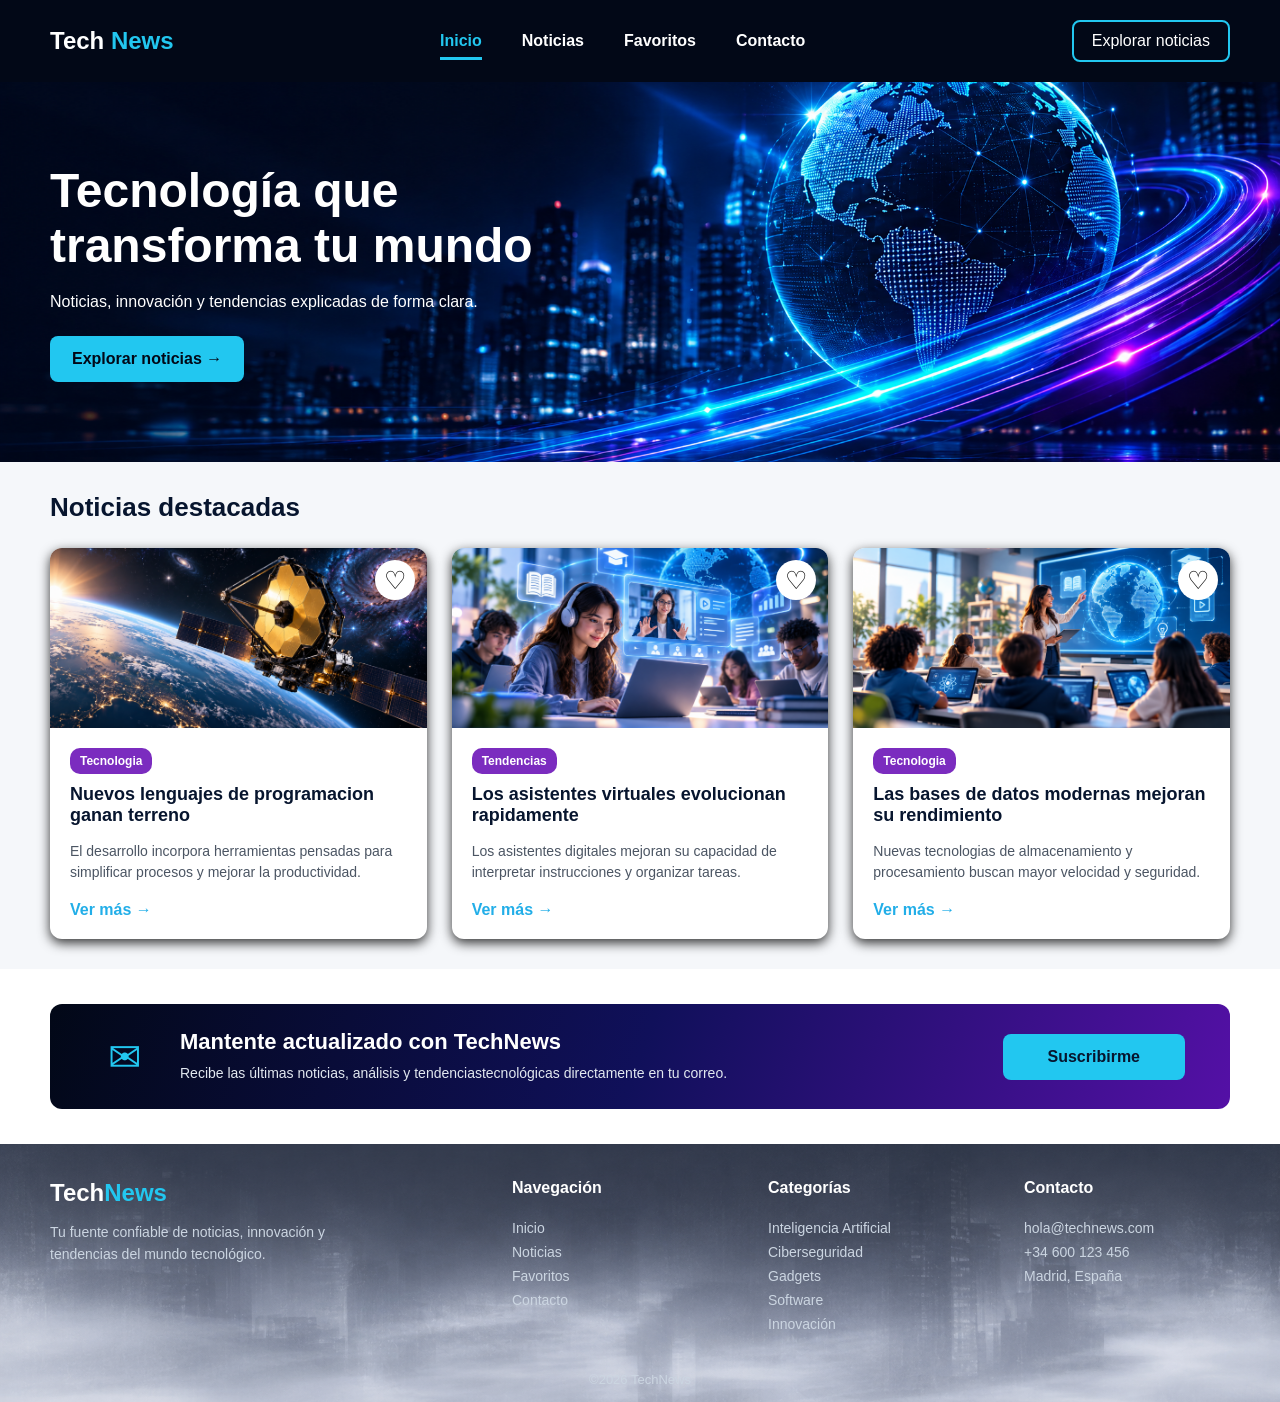
<file: index.html>
<!DOCTYPE html>
<html lang="es">
<head>
    <meta charset="UTF-8">
    <meta name="viewport" content="width=device-width, initial-scale=1.0">
    <title>TechNews</title>
    <link rel="stylesheet" href="CSS/styles.css">
    <script src="JS/app.js" defer></script>
</head>
<body>
    <header class="header">
        <div class="logo">
            Tech <span>News</span>
        </div>

        <nav>
            <ul>
                <li> <a href="#" class="active">Inicio</a> </li>
                <li> <a href="noticias.html">Noticias</a></li>
                <li> <a href="favoritos.html">Favoritos</a></li>
                <li> <a href="contacto.html">Contacto</a> </li>
            </ul>
        </nav>

        <a href="noticias.html" class="explore-button">Explorar noticias</a>
    </header>

    <main>

            <section class="hero">

                <div class="hero-content">
                    <h1>Tecnología que transforma tu mundo</h1>
                    <p>Noticias, innovación y tendencias explicadas de forma clara.</p>
                    <a href="noticias.html" class="hero-button">Explorar noticias →</a>

                </div>

                
            </section>

            <section class="featured-news">
                <h2>Noticias destacadas</h2>

                <div class="news-container" id="news-container">
                    
                </div>
            </section>

            <section class="newsletter">
                <div class="newsletter-content">
                    
                    <div class="newsletter-icon">
                        ✉
                    </div>

                    <div class="newsletter-text">
                        <h2>Mantente actualizado con TechNews</h2>
                        <p>Recibe las últimas noticias, análisis y tendenciastecnológicas directamente en tu correo.</p>
                    </div>
                </div>
                 <a href="#" class="newsletter-button">Suscribirme</a>
            </section>
    </main>

    <footer class="footer">
        <div class="footer-content">
            <div class="footer-brand">
                <div class="footer-logo">
                    Tech<span>News</span>
                </div>
                <p >
                Tu fuente confiable de noticias, innovación y tendencias del mundo tecnológico.
                </p>
            </div>

            <div class="footer-column">

                <h3>Navegación</h3>


                <a href="index.html">Inicio</a>
                <a href="noticias.html">Noticias</a>
                <a href="favoritos.html">Favoritos</a>
                <a href="contacto.html">Contacto</a>

            </div>

            <div class="footer-column">

                <h3>Categorías</h3>

                <a href="#">Inteligencia Artificial</a>
                <a href="#">Ciberseguridad</a>
                <a href="#">Gadgets</a>
                <a href="#">Software</a>
                <a href="#">Innovación</a>

            </div>

            <div class="footer-column">

                <h3>Contacto</h3>

                <p>hola@technews.com</p>
                <p>+34 600 123 456</p>
                <p>Madrid, España</p>

            </div>
        </div>

        <div class="footer-bottom">
            ©2026 TechNews
        </div>

    </footer>
</body>
</html>
</file>
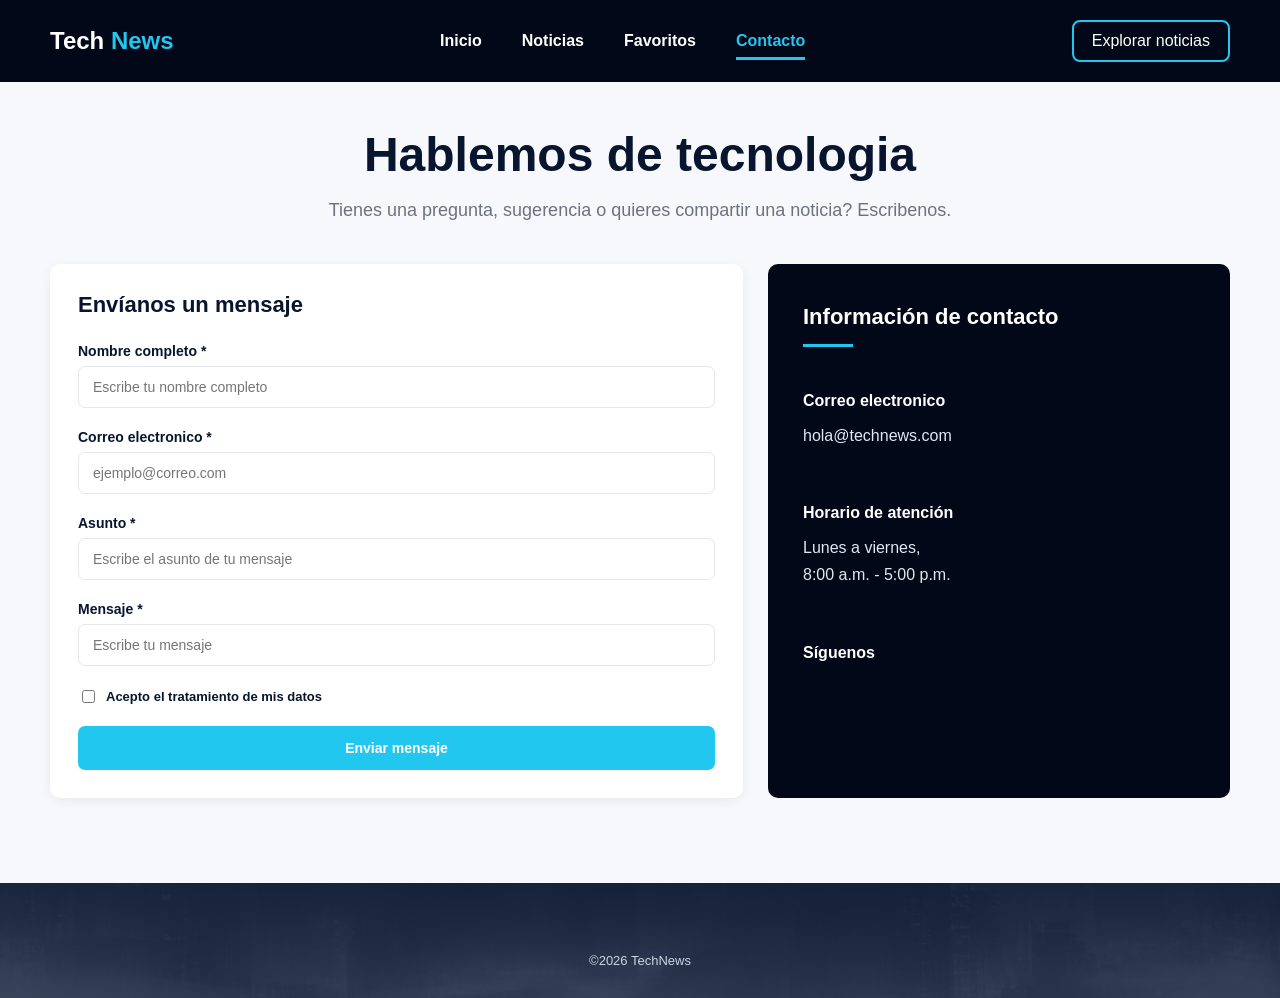
<file: contacto.html>
<!DOCTYPE html>
<html lang="es">
<head>
    <meta charset="UTF-8">
    <meta name="viewport" content="width=device-width, initial-scale=1.0">
    <link rel="stylesheet" href="CSS/styles.css">
    <script src="JS/contacto.js" defer></script>
    <title>Formulario de contacto</title>
</head>
<body>
    <header class="header">
        <div class="logo">
            Tech <span>News</span>
        </div>

        <nav>
            <ul>
                <li> <a href="index.html">Inicio</a> </li>
                <li> <a href="noticias.html">Noticias</a></li>
                <li> <a href="favoritos.html">Favoritos</a></li>
                <li> <a href="#" class="active">Contacto</a> </li>
            </ul>
        </nav>

        <a href="noticias.html" class="explore-button">Explorar noticias</a>
    </header>
    <main class="contact-page">
        <section class="contact-intro">

            <h1>
               Hablemos de tecnologia
            </h1>

            <p>
                Tienes una pregunta, sugerencia o quieres compartir una noticia? Escribenos.
            </p>

        </section>

        <section class="contact-layout">

            <div class="contact-form-card">

                <h2>
                    Envíanos un mensaje
                </h2>

                <form id="contact-form">
                
                    <div class="form-group">

                        <label for="nombre">
                            Nombre completo *
                        </label>

                        <input type="text" id="nombre" placeholder="Escribe tu nombre completo">

                        <p class="error-message" id="error-nombre"></p>

                    </div>

                    <div class="form-group">

                        <label for="correo">
                            Correo electronico *
                        </label>

                        <input type="text" id="correo" placeholder="ejemplo@correo.com">

                        <p class="error-message" id="error-correo"></p>

                    </div>

                    
                    <div class="form-group">

                        <label for="asunto">
                            Asunto *
                        </label>

                        <input type="text" id="asunto" placeholder="Escribe el asunto de tu mensaje">

                        <p class="error-message" id="error-asunto"></p>

                    </div>

                    <div class="form-group">

                        <label for="mensaje">
                            Mensaje *
                        </label>

                        <input type="text" id="mensaje" placeholder="Escribe tu mensaje">

                        <p class="error-message" id="error-mensaje"></p>

                    </div>

                    <div class="form-check">

                        <input type="checkbox" id="datos">

                        <label for="datos">
                            Acepto el tratamiento de mis datos
                        </label>

                        <p class="error-message" id="error-datos"></p>
                    </div>

                    <button type="submit" class="contact-submit"> Enviar mensaje </button>

                </form>

            </div>

            <aside class="contact-info">

                <h2>
                    Información de contacto
                </h2>

                <div class="contact-info-item">

                    <h3>
                        Correo electronico
                    </h3>

                    <p>
                        hola@technews.com
                    </p>

                </div>

                <div class="contact-info-item">

                    <h3>
                        Horario de atención
                    </h3>

                    <p>
                        Lunes a viernes,
                        <br>
                        8:00 a.m. - 5:00 p.m.
                    </p>

                </div>

                <div class="contact-info-item">

                    <h3>
                        Síguenos
                    </h3>

                </div>

            </aside>

        </section>

        <p class="success-message" id="success-message"></p>
    </main>
     <footer class="contact-footer">
        <div class="footer-bottom">
            ©2026 TechNews
        </div>
    </footer>
</body>
</html>
</file>
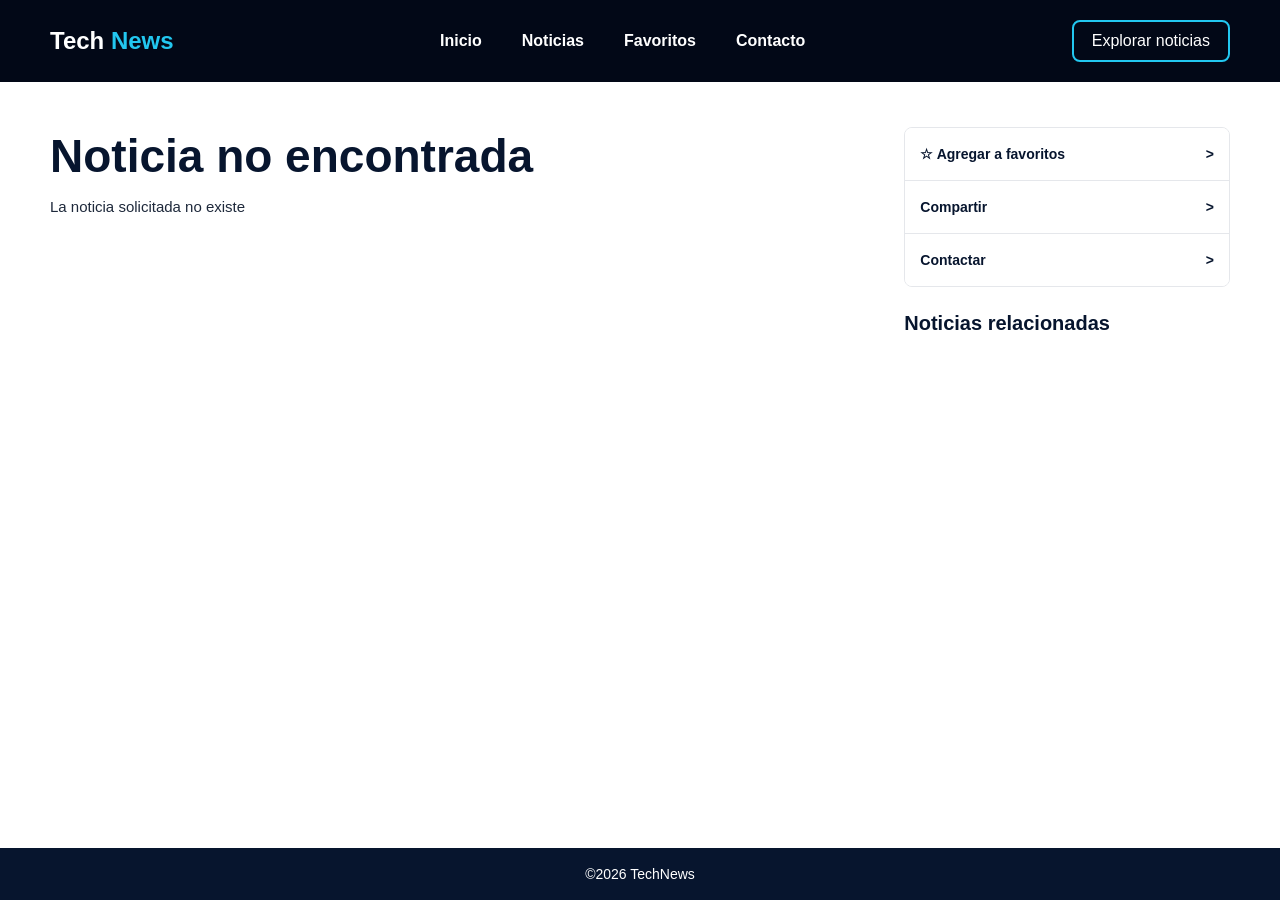
<file: detalle.html>
<!DOCTYPE html>
<html lang="en">
<head>
    <meta charset="UTF-8">
    <meta name="viewport" content="width=device-width, initial-scale=1.0">
    <title>Detalle de noticia</title>
    <link rel="stylesheet" href="CSS/styles.css">
    <script src="JS/detalle.js" defer></script>
</head>
<body>
    <header class="header">
        <div class="logo">
            Tech <span>News</span>
        </div>

        <nav>
            <ul>
                <li> <a href="index.html">Inicio</a> </li>
                <li> <a href="noticias.html">Noticias</a></li>
                <li> <a href="favoritos.html">Favoritos</a></li>
                <li> <a href="contacto.html">Contacto</a> </li>
            </ul>
        </nav>

        <a href="noticias.html" class="explore-button">Explorar noticias</a>
    </header>
    <main class="detail-page">

        <div class="detail-layout">

            <article class="article-detail" id="article-detail">

                <p class="breadcrumb">
                    Inicio / Noticias / 
                </p>
                
                <span class="detail-category">
                    
                </span>

                <div class="article-meta">

                </div>

                <img class="detail-main-image" src="">

            </article>

            <aside class="detail-sidebar">

                <div class="article-actions">
                    <button type="button">☆ Agregar a favoritos <span>></span> </button>
                    <button type="button">Compartir <span>></span> </button>
                    <button type="button">Contactar <span>></span> </button>
                </div>

                <section class="related-news">

                    <h2>Noticias relacionadas </h2>

                    <div id="related-news-container">

                    </div>
                </section>

            </aside>

        </div>

    </main>

    <footer class="footer-simple">

        <p>©2026 TechNews</p>

    </footer>
</body>
</html>
</file>
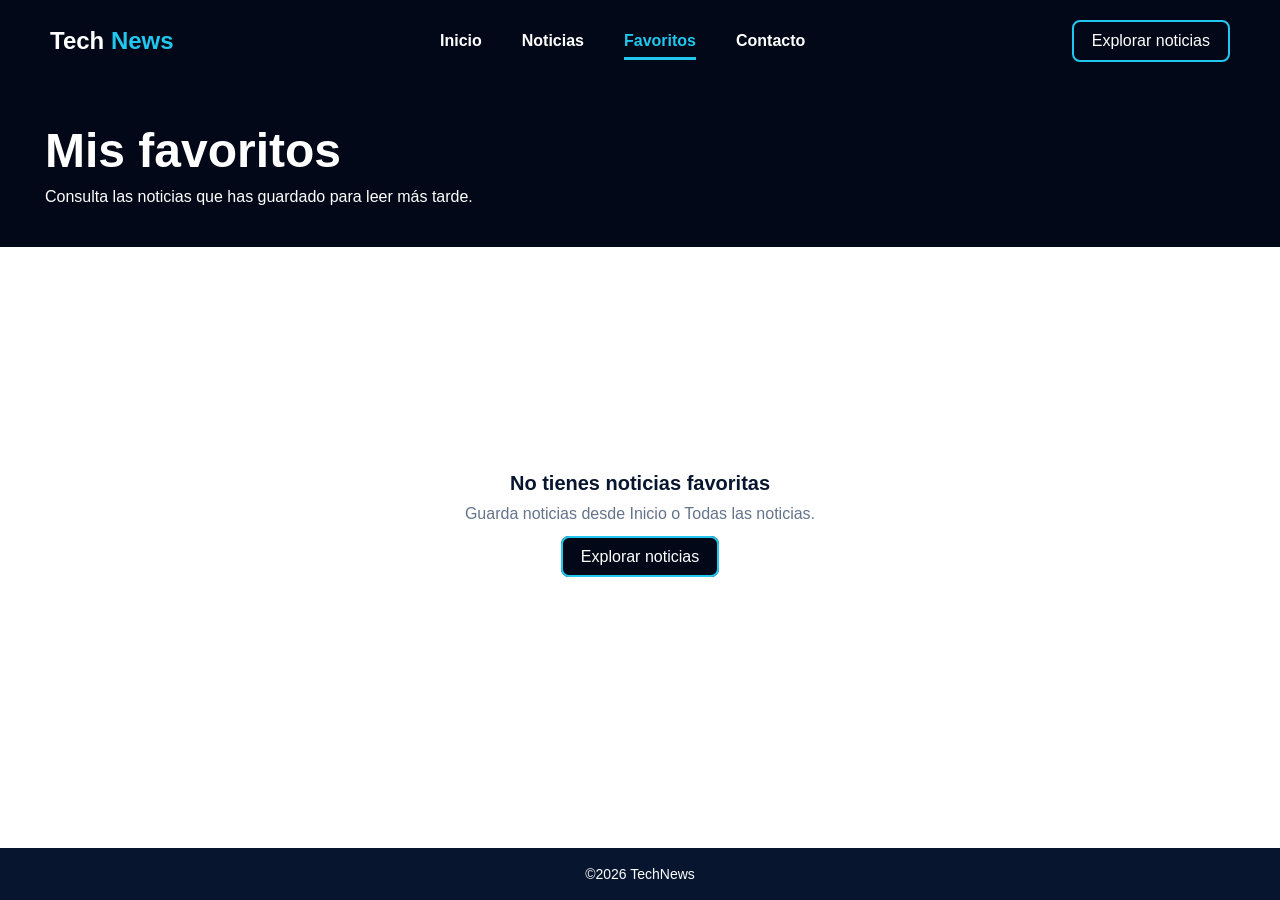
<file: favoritos.html>
<!DOCTYPE html>
<html lang="en">
<head>
    <meta charset="UTF-8">
    <meta name="viewport" content="width=device-width, initial-scale=1.0">
    <link rel="stylesheet" href="CSS/styles.css">
    <script src="JS/favoritos.js" defer></script>
    <title>Favoritos</title>
</head>
<body>
    <header class="header">
        <div class="logo">
            Tech <span>News</span>
        </div>

        <nav>
            <ul>
                <li> <a href="index.html">Inicio</a> </li>
                <li> <a href="noticias.html">Noticias</a></li>
                <li> <a href="#" class="active">Favoritos</a></li>
                <li> <a href="contacto.html">Contacto</a> </li>
            </ul>
        </nav>

        <a href="noticias.html" class="explore-button">Explorar noticias</a>
    </header>
    
    <main>

        <section class="news-hero">
            <h1>
                Mis favoritos
            </h1>

            <p>
                Consulta las noticias que has guardado para leer más tarde.
            </p>
        </section>

        <section class="all-news favorites-section">

            <div class="all-news-container" id="favorites-container">

            </div>

            <div class="favorites-empty" id="favorites-empty">

            </div>

        </section>

    </main>

    <footer class="footer-simple">

        <p>©2026 TechNews</p>
        
    </footer>
</body>
</html>
</file>
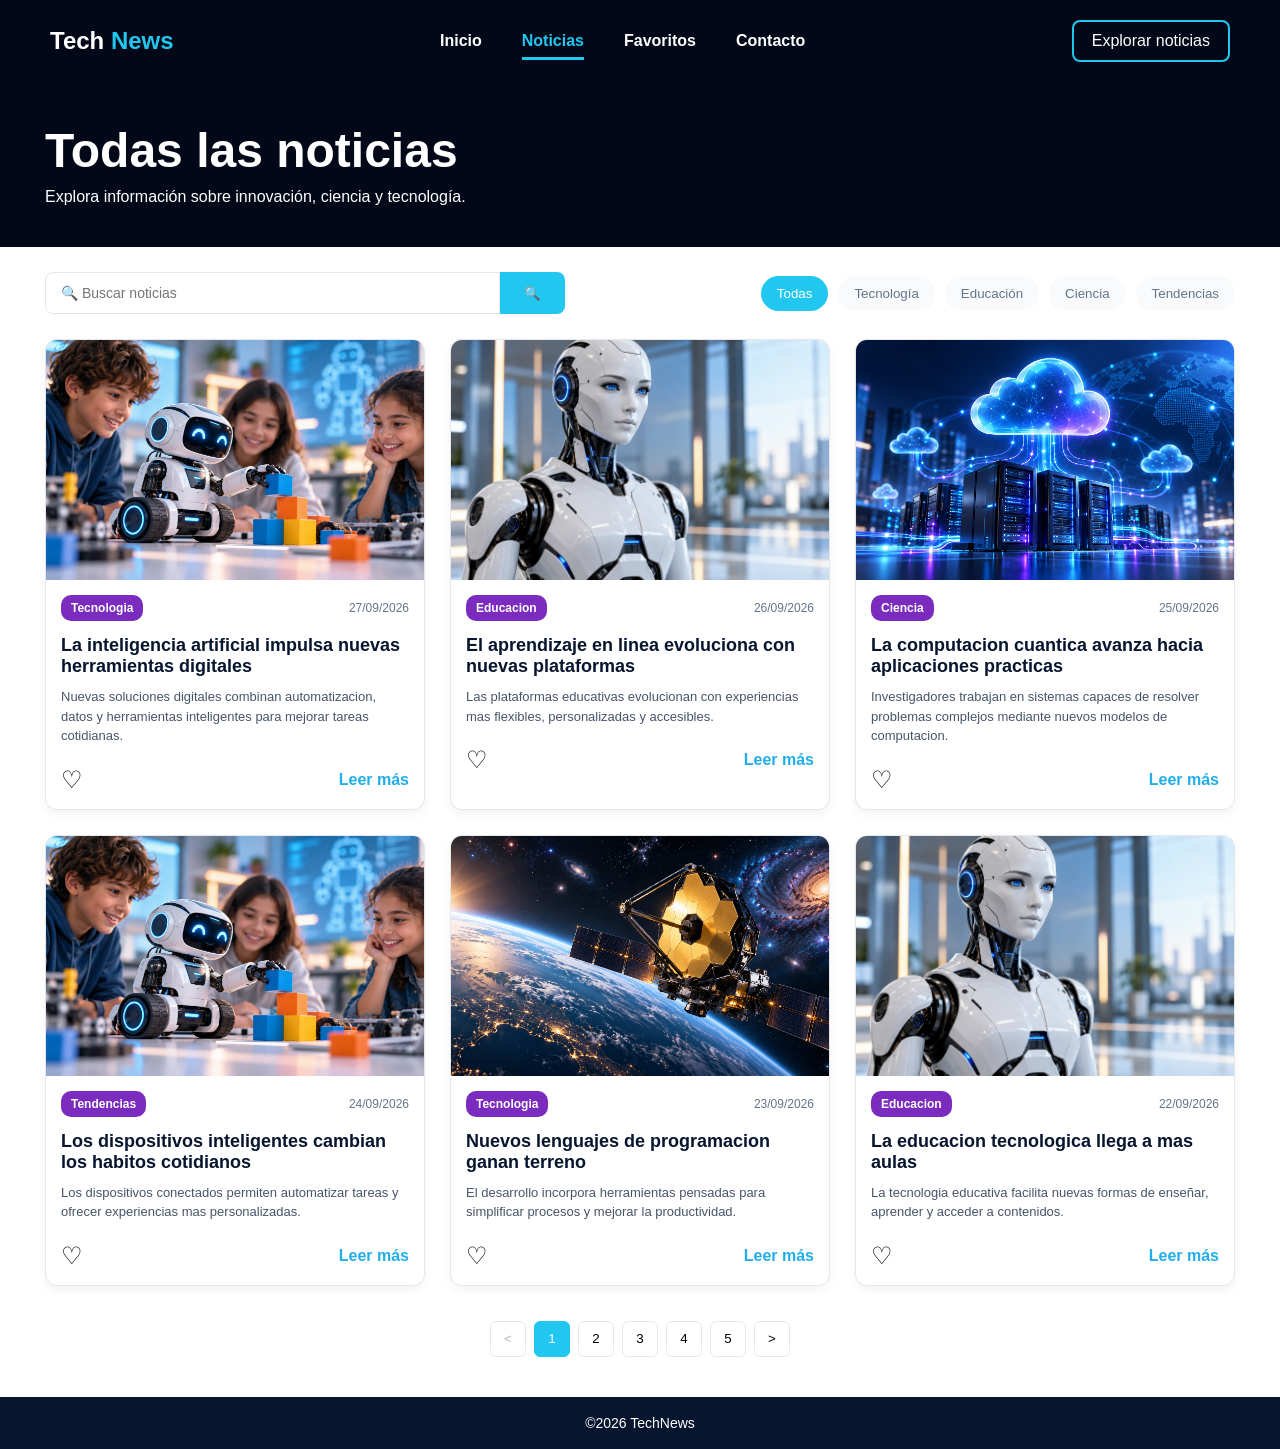
<file: noticias.html>
<!DOCTYPE html>
<html lang="es">
<head>
    <meta charset="UTF-8">
    <meta name="viewport" content="width=device-width, initial-scale=1.0">
    <title>Todas las noticias</title>
    <link rel="stylesheet" href="CSS/styles.css">
    <script src="JS/noticias.js" defer></script>
</head>
<body>
    <header class="header">
        <div class="logo">
            Tech <span>News</span>
        </div>

        <nav>
            <ul>
                <li> <a href="index.html">Inicio</a> </li>
                <li> <a href="noticias.html" class="active">Noticias</a></li>
                <li> <a href="favoritos.html">Favoritos</a></li>
                <li> <a href="contacto.html">Contacto</a> </li>
            </ul>
        </nav>

        <a href="#" class="explore-button">Explorar noticias</a>
    </header>

    <main>
            <section class="news-hero">

                <h1>
                    Todas las noticias
                </h1>

                <p>
                    Explora información sobre innovación,
                    ciencia y tecnología.
                </p>

        </section>

        <section class="all-news">

            <div class="news-tools">

                <div class="search-box">

                    <input type="text" id="search-input" placeholder="🔍 Buscar noticias">
                    <button type="button" id="search-button">🔍</button>

                </div>

                <div class="category-filters">

                    <button class="filter-button active" data-category="Todas">Todas</button>
                    <button class="filter-button" data-category="Tecnologia">Tecnología</button>
                    <button class="filter-button" data-category="Educacion">Educación</button>
                    <button class="filter-button" data-category="Ciencia">Ciencia</button>
                    <button class="filter-button" data-category="Tendencias">Tendencias</button>

                </div>

            </div>
            
            <div class="all-news-container" id="all-news-container">

            </div>

            <div class="pagination" id="pagination">

            </div>

        </section>
    </main>
    

    <footer class="footer-simple">
        <p>©2026 TechNews</p>
    </footer>

</body>

</html>
</file>
<file: CSS/styles.css>
*{
    box-sizing: border-box;
}

body{
    min-height: 100vh;
    display: flex;
    flex-direction: column;
    margin: 0;
    font-family: Arial, sans-serif;
}

main {
    flex: 1;
}
/* Header estilo */
.header{
    background-color: #020817;
    display: flex;
    justify-content: space-between;
    align-items: center;
    padding: 20px 50px;
}

/* Logo estilo */
.logo span{
    color: #22c7f0;
}

.logo{
    color: #fff;
    font-size: 24px;
    font-weight: bold;
}

/* Navigation estilos */
nav ul{
    display: flex;
    list-style: none;
    gap: 40px;

    margin: 0;
    padding: 0;
}

nav a{
    text-decoration: none;
    color: #fff;
    font-weight: bold;
    transition: color 0.3s ease;
}

nav a:hover{
    color: #22c7f0;
}

nav a.active{
    color: #22c7f0;
    border-bottom: 3px solid #22c7f0;
    padding-bottom: 8px;
}

/* explore-button Styles */
.explore-button{
    color: white;
    text-decoration: none;
    border: 2px solid #22c7f0;
    border-radius: 8px;
    padding: 10px 18px;
    transition: background-color 0.3s;
}

.explore-button:hover{
    background-color: #22c7f0;
    color: #020817;
}

/* Main Section estilos*/
.hero{
    background: url('../img/Background-hero.png');
    background-size: cover;
    background-position: center;
    min-height: 380px;
    display: flex;
    align-items: center;
    padding: 50px;
}

.hero-content{
    max-width: 550px;
}

/* hero titulo */
.hero h1{
    color: #fff;
    font-size: 48px;
    margin:0 0 20px 0;
}

/* hero descripcion */
.hero p{
    color: #fff;
    font-size: 16px;
    margin-bottom: 25px;
}

/* boton hero */
.hero-button{
    display: inline-block;
    background-color: #22c7f0;
    color: #020817;
    text-decoration: none;
    font-weight: bold;
    padding: 14px 22px;
    border-radius: 8px;
    transition: transform 0.3s;
}

.hero-button:hover{
    transform: translateY(-2px);
}

/* News */

.featured-news{
    padding: 30px 50px;
    background-color: #f5f7fa;
}

.featured-news h2{
    color : #07152e;
    font-size: 26px;
    margin: 0 0 25px 0;
}

.news-card{
    background-color:#fff;
    border-radius: 12px;
    overflow: hidden;
    box-shadow: 0 4px 12px rgba(0, 0, 0, 0.8);
}

.news-card img {
    width: 100%;
    height: 180px;
    object-fit: cover;
    display: block;
}

.news-content{
    padding: 20px;
}

/*categoria estilos*/
.category{
    display:inline-block;
    background-color: #7b2cbf;
    color: #fff;
    font-size: 12px;
    font-weight: bold;
    padding: 6px 10px;
    border-radius: 10px;
    text-align: center;
}

.news-content h3{
    color: #07152e;
    font-size: 18px;
    margin: 10px 0 15px 0;
}

.news-content p{
    color: #4b5563;
    font-size: 14px;
    line-height: 1.5;
    margin: 0 0 18px 0;
}

.read-more{
    color: #22aee8;
    text-decoration: none;
    font-weight: bold;
}

.read-more:hover{
    text-decoration: underline;
}

/* boton favoritos estilo*/
.news-image {
    position: relative;
}

.favorite-button {
    position: absolute;
    top: 12px;
    right: 12px;
    width: 40px;
    height: 40px;
    border: none;
    border-radius: 50%;
    background-color: white;
    font-size: 25px;
    cursor: pointer;
}

.news-container{
    display:grid;
    grid-template-columns:repeat(3, 1fr);
    gap: 25px;
}

/* newsletter estilos */
.newsletter{
    margin: 35px 50px;
    padding: 25px 45px;
    background: linear-gradient(
        110deg,
        #020817,
        #10105a,
        #5410a6
    );

    border-radius: 12px;
    display:flex;
    align-items: center;
    justify-content: space-between;
    gap: 30 px;
}

.newsletter-content{
    display: flex ;
    align-items: center;
    gap: 25px;
}

.newsletter-icon{
    color: #22c7f0;
    font-size: 40px;
    min-width: 60px;
    text-align: center;
}

.newsletter-text h2{
    color: white;
    font-size: 22px;
    margin: 0 0 8px 0;
}

.newsletter-text p {
    color: #e2e8f0;
    font-size: 14px;
    margin: 0;
    line-height: 1.5;
}

.newsletter-button{
    background-color: #22c7f0;
    color: #07152e;
    text-decoration: none;
    font-weight: bold;
    padding: 14px 45px;
    border-radius: 8px;
    white-space: nowrap;
}

.newsletter-button:hover {
    transform: translateY(-2px);
}

.footer{
    background-image: url("../img/Backgroundfooter.png");
    background-size: cover;
    background-position: center;
    color: white;
    padding: 35px 50px 15px;
}

.footer-content{
    display: grid;
    grid-template-columns: 2fr 1fr 1fr 1fr;
    gap: 50px;
}

.footer-logo{
    color: white;
    font-size: 24px;
    font-weight: bold;
    margin-bottom: 12px;
}

.footer-logo span{
    color: #22c7f0;
}

.footer-brand p {
    color: #cbd5e1;
    font-size: 14px;
    line-height: 1.6;
    max-width: 300px;
}

.footer-column h3 {
    font-size: 16px;
    margin: 0 0 15px 0;
}

.footer-column{
    display: flex;
    flex-direction: column;
    gap: 8px;
}

.footer-column a {
    color: #cbd5e1;
    text-decoration: none;
    font-size: 14px;
}

.footer-column a:hover{
    color: #22c7f0;
}

.footer-column p {
    color: #cbd5e1;
    font-size: 14px;
    margin: 0;
}

.footer-bottom {
    text-align: center;
    margin-top: 25px;
    padding-top: 15px;
    font-size: 13px;
    color: #cbd5e1;
}

/*Todas las noticias estilos*/

.news-hero {
    background-color: #020817;
    min-height: 165px;
    padding: 35px 45px;
    display: flex;
    flex-direction: column;
    justify-content: center;
}

.news-hero h1 {
    color: white;
    font-size: 48px;
    margin: 0 0 10px 0;
}

.news-hero p {
    color: white;
    font-size: 16px;
    margin: 0;
}

.all-news {
    padding: 25px 45px 40px;
    background-color: #fff;
}

.news-tools {
    display: flex;
    align-items: center;
    justify-content: space-between;
    gap: 30px;
    margin-bottom: 25px;
}

.search-box {
    display: flex;
    flex: 1;
    max-width: 520px;
}

.search-box input {
    flex: 1;
    padding: 12px 15px;
    border: 1px solid #e5e7eb;
    border-radius: 8px 0 0 8px;
    font-size: 14px;
    outline: none;
}

.search-box button {
    width: 65px;
    border: none;
    background-color: #22c7f0;
    color: white;
    border-radius: 0 8px 8px 0;
    cursor: pointer;
}

.category-filters{
    display: flex;
    gap: 10px;
}

.filter-button{
    border: none;
    background-color: #f8fafc;
    color: #64748b;
    padding: 10px 16px;
    border-radius: 20px;
    cursor: pointer;
}

.filter-button.active {
    background-color: #22c7f0;
    color: white;
}
.all-news-card{
    background-color: white;
    border: 1px solid #e5e7eb;
    border-radius: 12px;
    overflow:hidden;
    box-shadow: 0 4px 10px rgba(0, 0, 0, 0.05);
}

.all-news-image img {
    display: block;
    width: 100%;
    height: 240px;
    object-fit: cover;
}

.all-news-container {
    display: grid;
    grid-template-columns: repeat(3, 1fr);
    gap: 25px;
}


.news-meta {
    display: flex;
    justify-content: space-between;
    align-items: center;
    gap: 10px;
}

.news-date {
    color: #64748b;
    font-size: 12px;
}

.all-news-content {
    padding: 15px;
}

.all-news-content h3 {
    color: #07152e;
    font-size: 18px;
    margin: 14px 0 10px;
}

.all-news-content p {
    color: #475569;
    font-size: 13px;
    line-height: 1.5;
    margin: 0 0 20px;
}

.news-card-footer {
    display: flex;
    justify-content: space-between;
    align-items:center;
}

.read-more{
    color: #22aee8;
    text-decoration: none;
    font-weight: bold;
}

.list-favorite {
    position: static;
    width: auto;
    height: auto;
    background: none;
    font-size: 24px;
    padding: 0;
}

.pagination {
    display: flex;
    justify-content: center;
    gap: 8px;
    margin-top: 35px;
}

.pagination button {
    width: 36px;
    height: 36px;
    border: 1px solid #e5e7eb;
    background-color: white;
    border-radius: 6px;
    cursor: pointer;
}

.pagination button.active {
    background-color: #22c7f0;
    color: white;
    border-color: #22c7f0;
}

.footer-simple{
    background-color: #07152e;
    color: white;
    text-align: center;
    padding: 18px 20px;
}

.footer-simple p{
    margin: 0;
    font-size: 14px;
}

/*detalle noticia*/
.detail-page{
    background-color: white;
}

.detail-layout {
    display: grid;
    grid-template-columns: 2fr 0.8fr;
    gap: 40px;
    padding: 45px 50px;
    max-width: 1400px;
    margin: 0 auto;
}

.article-detail {
    min-width: 0;
}

.breadcrumb {
    color: #64748b;
    font-size: 13px;
    margin: 0 0 8px 0;
}

.detail-category{
    display: inline-block;
    color: #22bfe8;
    font-size: 13px;
    font-weight: bold;
    margin-bottom: 10px;
}

.article-detail h1{
    color: #07152e;
    font-size: 46px;
    line-height: 1.05;
    margin: 5px 0 14px 0;
}


.article-meta {
    display: flex;
    align-items: center;
    gap: 8px;
    color: #64748b;
    font-size: 13px;
    margin-bottom: 18px;
}

.detail-main-image {
    display: block;
    width: 100%;
    height: 360px;
    object-fit: cover;
    border-radius: 10px;
    margin-bottom: 20px;
}

.article-detail p {
    color: #1e293b;
    font-size: 15px;
    line-height: 1.6;
    text-align: justify;
}

.article-detail h2 {
    color: #07152e;
    font-size: 20px;
    margin: 18px 0 6px;
}

.detail-sidebar {
    min-width: 0;
}

.article-actions {
    display: flex;
    flex-direction: column;
    margin-bottom: 25px;
    border: 1px solid #e5e7eb;
    border-radius: 8px;
    overflow: hidden;
}

.article-actions button {
    display: flex;
    justify-content: space-between;
    align-items: center;
    background-color: white;
    border: none;
    border-bottom: 1px solid #e5e7eb;
    padding: 18px 15px;
    font-size: 14px;
    font-weight: bold;
    color: #07152e;
    cursor: pointer;
}

.article-actions button:last-child {
    border-bottom: none;
}

.article-actions button:hover {
    background-color: #f8fafc;
    color: #22bfe8;
}

#related-news-container {
    display: flex;
    flex-direction: column;
    gap: 35px;
}

.related-card img {
    display: block;

    width: 100%;
    height: 130px;

    object-fit: cover;

    border-radius: 8px;

    margin-bottom: 10px;
}

.related-card-meta {
    display: flex;

    justify-content: space-between;
    align-items: center;

    gap: 10px;

    margin-bottom: 10px;
}

.related-category {
    color: #22bfe8;

    font-size: 12px;
    font-weight: bold;
}

.related-date {
    color: #94a3b8;

    font-size: 11px;
}

.related-title {
    display: block;

    color: #07152e;

    font-size: 14px;
    font-weight: bold;

    line-height: 1.4;

    text-decoration: none;
}

.related-title:hover {
    color: #22bfe8;
}

.related-news h2 {
    color: #07152e;
    font-size: 20px;
    margin: 0 0 15px 0;
}

/*Contacto estilos*/

.contact-page {
    background-color: #f7f8fc;
    padding: 45px 50px;
}

.contact-intro {
    text-align: center;
    margin-bottom: 40px;
}

.contact-intro h1 {
    color: #07152e;
    font-size: 48px;
    margin: 0 0 15px;
}

.contact-intro p {
    color: #6b7280;
    font-size: 18px;
    line-height: 1.5;
    margin: 0;
}

.contact-layout {
    display: grid;
    grid-template-columns: 1.5fr 1fr;
    gap: 25px;
    max-width: 1200px;
    margin: 0 auto;
}

.contact-form-card {
    background-color: white;
    border-radius: 10px;
    padding: 28px;
    box-shadow: 0 3px 12px rgba(0, 0, 0, 0.06);
}

.contact-form-card h2 {
    color: #07152e;
    font-size: 22px;
    margin: 0 0 25px;
}

.form-group {
    display: flex;
    flex-direction: column;
    margin-bottom: 16px;
}

.form-group label {
    color: #07152e;
    font-size: 14px;
    font-weight: bold;
    margin-bottom: 7px;
}

.form-group textarea {
    min-height:  120px;
    resize: vertical;
}

.form-group input, .form-group textarea {
    width: 100%;
    padding: 12px 14px;
    border: 1px solid#e5e7eb;
    border-radius: 7px;
    font-family: inherit;
    font-size: 14px;
    outline: none;
}

.form-group input:focus, .form-group textarea:focus {
    border-color: #07152e;
}

.error-message {
    color: #dc2626;
    font-size: 12px;
    margin: 5px 0 0;
}

.form-check {
    display: flex;
    align-items: center;
    gap: 8px;
    margin: 15px 0 20px;
    font-weight: bold;
}

.form-check label {
    color: #07152e;
    font-size: 13px;
}

.contact-submit {
    width: 100%;
    border: none;
    background-color: #22c7f0;
    color: white;
    padding: 14px;
    border-radius: 7px;
    font-size: 14px;
    font-weight: bold;
    cursor: pointer;
}

.contact-info {
    background-color: #020817;
    color: white;
    border-radius: 10px;
    padding: 40px 35px;
}

.contact-info h2 {
    font-size: 22px;
    margin: 0 0 45px;
}

.contact-info h2::after {
    content: "";
    display: block;
    width: 50px;
    height: 3px;
    background-color: #22c7f0;
    margin-top: 14px;
}

.contact-info-item {
    margin-bottom: 55px;
}

.contact-info-item h3 {
    font-size: 16px;
    margin: 0 0 12px;
}

.contact-info-item p {
    color: #e2e8f0;
    line-height: 1.7;
    margin: 0;
}

.success-message {
    color: #22a447;
    text-align: center;
    font-size: 18px;
    font-weight: bold;
    margin: 40px 0 0;
}

.contact-footer {
    background-image: 
        linear-gradient(
            rgba(7, 21, 46, 0.75),
            rgba(7, 21, 46, 0.75)
        ),

        url("../img/Backgroundfooter.png");
    background-size: cover;
    background-position: center;
    color: white;
    text-align: center;
    padding: 30px 20px;
}

.contact-footer p {
    margin: 0;
    font-size: 14px;
}

.favorites-empty {
    text-align: center;
    color: #07152e;
    padding: 200px 20px;
}

.favorites-empty h2 {
    font-size: 20px;
    margin: 0 0 10px;
}

.favorites-empty p {
    color: #64748b;
    margin: 0 0 25px;
}

.explore-button-favorite{
    background-color: #020817;
     color: white;
    text-decoration: none;
    border: 2px solid #22c7f0;
    border-radius: 8px;
    padding: 10px 18px;
    transition: background-color 0.3s;
}

.explore-button-favorite:hover{
    background-color: #22c7f0;
    color: #020817;
}
</file>
